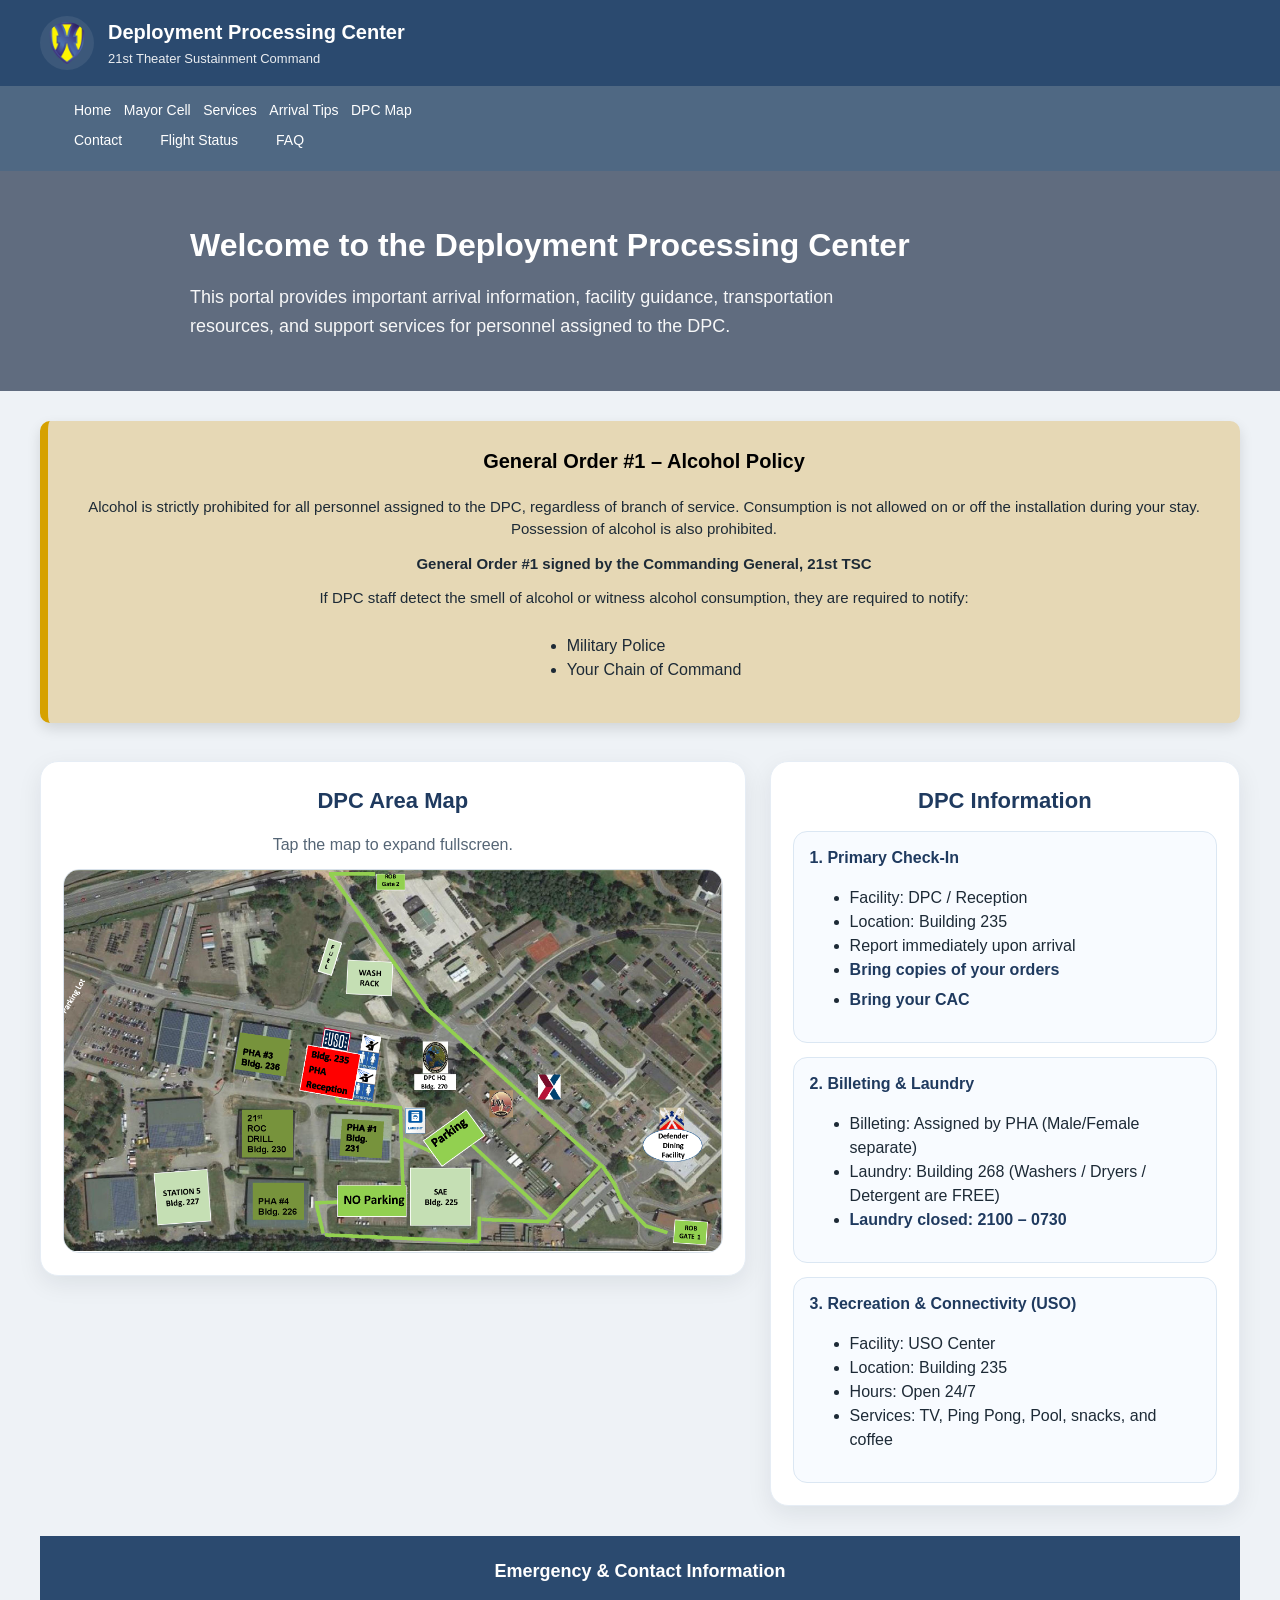
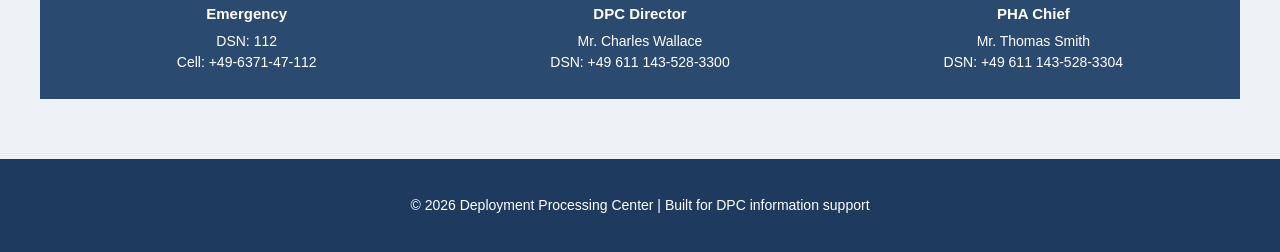
<file: index.html>
<!DOCTYPE html>
<html lang="en">
<head>
  <meta charset="UTF-8" />
  <meta name="viewport" content="width=device-width, initial-scale=1.0" />
<title>Deployment Processing Center</title>

<link rel="stylesheet" href="styles.css">
</head>
<script src="app.js"></script>

<body>
  <header>
    <div class="header-wrap">
      <div class="brand">
        <img src="logo.png" alt="DPC Logo" class="logo-img">
        <div class="brand-text">
          <h1>Deployment Processing Center</h1>
          <p>21st Theater Sustainment Command </p>
        </div>
      </div>
    </div>
  </header>

  <nav class="menu">
    <div class="menu-wrap">

  <div class="menu-toggle" onclick="toggleMenu()">
    <span></span><span></span><span></span>
    <span></span><span></span><span></span>
    <span></span><span></span><span></span>
  </div>

  <div class="menu-links">

    <a href="index.html">Home</a>

    <div class="dropdown">
      <a href="#">Mayor Cell</a>
      <div class="dropdown-content">
        <a href="contact.html">Contact</a>
        <a href="locations.html">Locations</a>
      </div>
    </div>

    <div class="dropdown">
      <a href="#">Services</a>
      <div class="dropdown-content">
        <a href="transportation.html">Transportation</a>
        <a href="food.html">Food</a>
      </div>
    </div>

    <a href="#arrival-tips">Arrival Tips</a>
    <a href="#dpc-map">DPC Map</a>

    <div class="menu-right">
      <a href="CONOP.html">Contact</a>
      <a href="flight.html">Flight Status</a>
      <a href="faq.html">FAQ</a>
    </div>

  </div>
</div>
  </nav>

  <section class="hero" style="background:url('https://images.unsplash.com/photo-1526778548025-fa2f459cd5c1?auto=format&fit=crop&w=1600&q=80') center/cover no-repeat;position:relative;padding:50px 40px;color:white;">

    <!-- dark overlay for readability -->
    <div style="position:absolute;top:0;left:0;width:100%;height:100%;background:rgba(20,38,63,0.65);"></div>

    <div class="hero-content" style="position:relative;z-index:2;max-width:900px;">

      <h2 style="font-size:32px;margin:0 0 14px 0;font-weight:700;">
        Welcome to the Deployment Processing Center
      </h2>

      <p style="font-size:18px;line-height:1.6;max-width:700px;">
        This portal provides important arrival information, facility guidance, transportation resources, and support services for personnel assigned to the DPC.
      </p>

    </div>

  </section>

  <section class="go-policy">
    <div class="go-box">
      <h3>General Order #1 – Alcohol Policy</h3>
      <p>
        Alcohol is strictly prohibited for all personnel assigned to the DPC, regardless of branch of service.
        Consumption is not allowed on or off the installation during your stay. Possession of alcohol is also prohibited.
      </p>

      <p><strong>General Order #1 signed by the Commanding General, 21st TSC</strong></p>

      <p>
        If DPC staff detect the smell of alcohol or witness alcohol consumption, they are required to notify:
      </p>

      <ul>
        <li>Military Police</li>
        <li>Your Chain of Command</li>
      </ul>
    </div>
  </section>

  <main>
    <section id="dpc-map">
      

      <div class="grid">
        <div class="card">
          <h3>DPC Area Map</h3>
          <p style="text-align:center;margin-bottom:12px;color:#556575;">Tap the map to expand fullscreen.</p>
          <div class="map-embed">
            <img src="dpc-map.png" alt="DPC Area Map" style="width:100%;height:auto;display:block;cursor:pointer;" onclick="openMap()">
          </div>
        </div>

        <div class="card" id="location-details">
          <h3>DPC Information</h3>
          <div class="info-list">

            <div class="info-item">
              <strong>1. Primary Check-In </strong>
              <ul>
                <li>Facility: DPC / Reception</li>
                <li>Location: Building 235 </li>
                <li>Report immediately upon arrival</li>
                <li><strong>Bring copies of your orders</strong></li>
                <li><strong>Bring your CAC</strong></li>
              </ul>
            </div>

            <div class="info-item">
              <strong>2. Billeting & Laundry</strong>
              <ul>
                <li>Billeting: Assigned by PHA (Male/Female separate)</li>
                <li>Laundry: Building 268 (Washers / Dryers / Detergent are FREE)</li>
                <li><strong>Laundry closed: 2100 – 0730</strong></li>
              </ul>
            </div>

            <div class="info-item">
              <strong>3. Recreation & Connectivity (USO)</strong>
              <ul>
                <li>Facility: USO Center</li>
                <li>Location: Building 235</li>
                <li>Hours: Open 24/7</li>
                <li>Services: TV, Ping Pong, Pool, snacks, and coffee</li>
              </ul>
            </div>

            

          </div>
        </div>
      </div>
        </div>
    </section>

    <section class="contact-bar">
  <div class="contact-wrap">
    <div class="contact-title">Emergency & Contact Information</div>

    <div class="contact-grid">

      <div class="contact-item">
        <strong>Emergency</strong>
        DSN: 112<br>
        Cell: +49-6371-47-112
      </div>

      <div class="contact-item">
        <strong>DPC Director</strong>
        Mr. Charles Wallace<br>
        DSN: +49 611 143-528-3300
      </div>

      <div class="contact-item">
        <strong>PHA Chief</strong>
        Mr. Thomas Smith<br>
        DSN: +49 611 143-528-3304
      </div>

    </div>
  </div>
</section>
  </main>

  <footer>
    <p>&copy; 2026 Deployment Processing Center | Built for DPC information support</p>
  </footer>


<!-- MAP MODAL -->
<div class="map-modal" id="mapModal">
  <span class="close-btn" onclick="closeMap()">&times;</span>
  <img src="dpc-map.png" alt="Full Map">
</div>



</body>
</html>
</file>
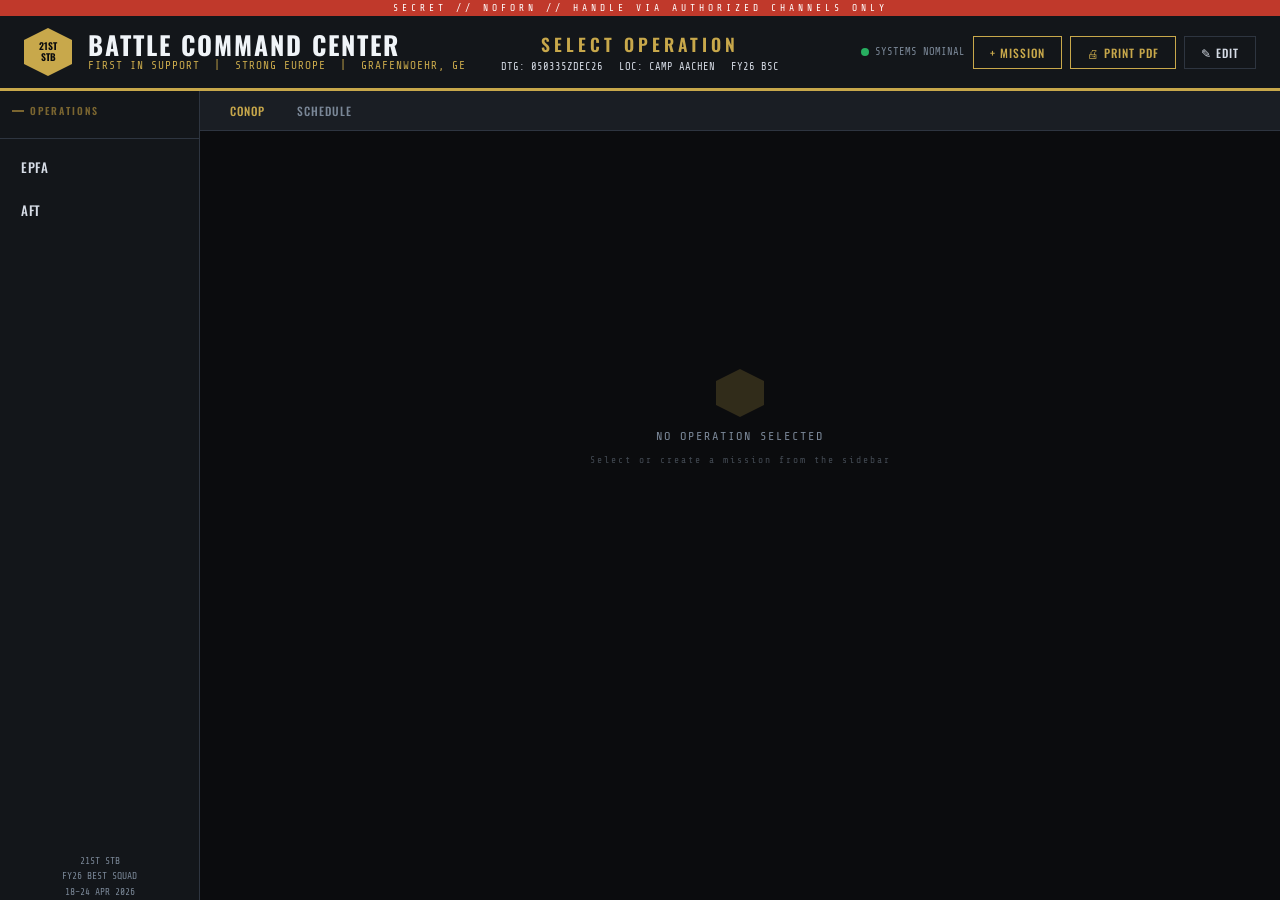
<file: CONOP.html>
<!DOCTYPE html>
<html lang="en">
<head>
<meta charset="UTF-8">
<meta name="viewport" content="width=device-width, initial-scale=1.0">
<title>21st STB | BATTLE COMMAND CENTER</title>
<style>
@import url('https://fonts.googleapis.com/css2?family=Oswald:wght@400;500;600;700&family=Source+Sans+3:wght@300;400;600&family=Share+Tech+Mono&display=swap');

:root {
  --black:    #0b0c0e;
  --dark:     #13161a;
  --panel:    #1a1e24;
  --card:     #1f242b;
  --border:   #2e3540;
  --gold:     #c8a84b;
  --gold-dim: #7a6530;
  --olive:    #4a5320;
  --olive-lt: #6b7830;
  --text:     #d6dce6;
  --muted:    #7a8797;
  --danger:   #c0392b;
  --success:  #27ae60;
  --white:    #f0f4f8;
}

*, *::before, *::after { box-sizing: border-box; margin: 0; padding: 0; }

html, body { height: 100%; overflow: hidden; }

body {
  font-family: 'Source Sans 3', sans-serif;
  background: var(--black);
  color: var(--text);
  display: grid;
  grid-template-rows: auto auto 1fr;
  height: 100vh;
}

/* ── PRINT STYLES ── */
@media print {
  @page { size: landscape; margin: 0.5in; }
  
  body { 
    background: white !important; 
    color: black !important; 
    display: block !important; 
    height: auto !important;
  }
  
  .top-strip, .header-right, .sidebar, .tab-bar, .tl-form, #edit-btn, .btn, .pulse-dot { 
    display: none !important; 
  }
  
  .header {
    background: white !important;
    border-bottom: 2px solid black !important;
    color: black !important;
    min-height: auto !important;
    padding: 0 !important;
  }
  
  .header-title h1, .op-name, .header-title .subtitle, .unit-crest span {
    color: black !important;
  }

  .unit-crest { border: 1px solid black !important; background: #eee !important; }

  .workspace { display: block !important; }
  .main { overflow: visible !important; }
  .slides-wrap { background: white !important; padding: 0 !important; overflow: visible !important; }
  
  .slide { display: block !important; page-break-after: always; }
  .conop-grid { grid-template-columns: 1fr 1fr !important; gap: 20px !important; }
  
  .info-block, .detail-card, .timeline-wrap, .map-panel {
    background: white !important;
    border: 1px solid black !important;
    color: black !important;
  }
  
  .panel-header, .info-block-label, .detail-card-header {
    background: #f0f0f0 !important;
    color: black !important;
    border-bottom: 1px solid black !important;
  }
  
  .tl-time { color: black !important; font-weight: bold; }
  .tl-item { border-bottom: 1px solid #ccc !important; }
  .map-body { height: 250px !important; border: 1px solid black !important; }
  .map-grid-overlay { display: none !important; }
  
  .schedule-grid { grid-template-columns: repeat(4, 1fr) !important; gap: 10px !important; }
  .sched-day { min-height: auto !important; border: 1px solid black !important; margin-bottom: 10px; }
}

/* ── TOP STRIP ── */
.top-strip {
  background: var(--danger);
  text-align: center;
  padding: 3px 0;
  font-family: 'Share Tech Mono', monospace;
  font-size: 0.6rem;
  letter-spacing: 4px;
  color: #fff;
}

/* ── HEADER ── */
.header {
  background: var(--dark);
  border-bottom: 3px solid var(--gold);
  padding: 0 24px;
  display: flex;
  align-items: stretch;
  justify-content: space-between;
  position: relative;
  min-height: 72px;
}

.header-left { display: flex; align-items: center; gap: 16px; padding: 12px 0; }

.unit-crest {
  width: 48px; height: 48px; background: var(--gold);
  clip-path: polygon(50% 0%, 100% 25%, 100% 75%, 50% 100%, 0% 75%, 0% 25%);
  display: flex; align-items: center; justify-content: center; flex-shrink: 0;
}

.unit-crest span {
  font-family: 'Oswald', sans-serif; font-size: 0.6rem; font-weight: 700;
  color: var(--black); text-align: center; line-height: 1.1;
}

.header-title { display: flex; flex-direction: column; gap: 2px; }

.header-title h1 {
  font-family: 'Oswald', sans-serif; font-size: 1.6rem; font-weight: 700;
  color: var(--white); letter-spacing: 2px; line-height: 1; text-transform: uppercase;
}

.header-title .subtitle { font-family: 'Share Tech Mono', monospace; font-size: 0.7rem; color: var(--gold); letter-spacing: 1px; }

.header-center {
  position: absolute; left: 50%; top: 50%; transform: translate(-50%, -50%);
  display: flex; flex-direction: column; align-items: center; gap: 4px;
}

.op-name {
  font-family: 'Oswald', sans-serif; font-size: 1.1rem; font-weight: 600;
  color: var(--gold); letter-spacing: 4px; text-transform: uppercase;
}

.dtg-bar { font-family: 'Share Tech Mono', monospace; font-size: 0.65rem; color: var(--muted); display: flex; gap: 16px; }
.dtg-bar span { color: var(--text); }

.header-right { display: flex; align-items: center; gap: 8px; padding: 12px 0; }

.sys-status { display: flex; align-items: center; gap: 6px; font-family: 'Share Tech Mono', monospace; font-size: 0.65rem; color: var(--muted); }

.pulse-dot { width: 8px; height: 8px; border-radius: 50%; background: var(--success); animation: blink 2s ease-in-out infinite; }
@keyframes blink { 0%,100%{opacity:1} 50%{opacity:0.3} }

.btn {
  font-family: 'Oswald', sans-serif; font-size: 0.72rem; font-weight: 500; letter-spacing: 1px;
  padding: 7px 16px; border: 1px solid var(--border); background: transparent;
  color: var(--text); cursor: pointer; text-transform: uppercase; transition: all 0.15s;
}

.btn:hover { border-color: var(--gold); color: var(--gold); background: rgba(200,168,75,0.07); }
.btn-gold { border-color: var(--gold); color: var(--gold); }

/* ── LAYOUT ── */
.workspace { display: grid; grid-template-columns: 200px 1fr; overflow: hidden; height: 100%; }

.sidebar { background: var(--dark); border-right: 1px solid var(--border); display: flex; flex-direction: column; overflow: hidden; }
.sidebar-section { padding: 12px; border-bottom: 1px solid var(--border); }
.sidebar-label { font-family: 'Oswald', sans-serif; font-size: 0.62rem; font-weight: 600; color: var(--gold-dim); text-transform: uppercase; letter-spacing: 2px; margin-bottom: 8px; display: flex; align-items: center; gap: 6px; }
.sidebar-label::before { content: ''; display: inline-block; width: 12px; height: 2px; background: var(--gold-dim); }

.mission-list { flex: 1; overflow-y: auto; padding: 8px; }
.mission-item { padding: 9px 10px; cursor: pointer; border: 1px solid transparent; border-left: 3px solid transparent; margin-bottom: 3px; transition: all 0.12s; position: relative; }
.mission-item:hover { background: rgba(200,168,75,0.06); border-color: var(--border); border-left-color: var(--gold-dim); }
.mission-item.active { background: rgba(200,168,75,0.1); border-color: rgba(200,168,75,0.3); border-left-color: var(--gold); }
.mission-item-name { font-family: 'Oswald', sans-serif; font-size: 0.82rem; font-weight: 500; color: var(--text); text-transform: uppercase; letter-spacing: 0.5px; }
.mission-item.active .mission-item-name { color: var(--gold); }
.mission-item-meta { font-family: 'Share Tech Mono', monospace; font-size: 0.6rem; color: var(--muted); margin-top: 2px; }

/* ── MAIN CONTENT ── */
.main { display: flex; flex-direction: column; overflow: hidden; }
.tab-bar { background: var(--panel); border-bottom: 1px solid var(--border); display: flex; align-items: center; padding: 0 16px; gap: 4px; flex-shrink: 0; height: 40px; }
.view-tab { font-family: 'Oswald', sans-serif; font-size: 0.72rem; font-weight: 500; letter-spacing: 1px; padding: 0 14px; height: 40px; display: flex; align-items: center; cursor: pointer; border-bottom: 3px solid transparent; color: var(--muted); transition: all 0.12s; text-transform: uppercase; background: none; border: none; }
.view-tab.active { color: var(--gold); border-bottom-color: var(--gold); }
.tab-spacer { flex: 1; }

.slides-wrap { flex: 1; overflow-y: auto; padding: 16px; background: var(--black); }
.slide { display: none; }
.slide.active { display: block; }

.conop-grid { display: grid; grid-template-columns: 1fr 340px; gap: 14px; }
.conop-left { display: flex; flex-direction: column; gap: 14px; }
.conop-right { display: flex; flex-direction: column; gap: 14px; }

.map-panel { background: var(--panel); border: 1px solid var(--border); flex-shrink: 0; }
.panel-header { background: var(--olive); padding: 7px 14px; display: flex; align-items: center; justify-content: space-between; }
.panel-header-title { font-family: 'Oswald', sans-serif; font-size: 0.75rem; font-weight: 600; color: var(--white); text-transform: uppercase; letter-spacing: 2px; }
.map-body { height: 320px; background: #0c1015; display: flex; align-items: center; justify-content: center; position: relative; overflow: hidden; }
.map-body img { width: 100%; height: 100%; object-fit: contain; }
.map-placeholder { text-align: center; color: var(--muted); }
.map-placeholder .icon { font-size: 36px; display: block; margin-bottom: 10px; opacity: 0.4; }
.map-placeholder p { font-family: 'Share Tech Mono', monospace; font-size: 0.7rem; letter-spacing: 2px; opacity: 0.5; }

.info-row { display: grid; grid-template-columns: 1fr 1fr; gap: 10px; }
.info-block { background: var(--panel); border: 1px solid var(--border); border-top: 2px solid var(--olive); padding: 12px 14px; }
.info-block-label { font-family: 'Oswald', sans-serif; font-size: 0.68rem; font-weight: 600; color: var(--gold); text-transform: uppercase; letter-spacing: 2px; margin-bottom: 8px; padding-bottom: 6px; border-bottom: 1px solid var(--border); }
.info-block-content { font-size: 0.82rem; line-height: 1.65; color: var(--text); white-space: pre-wrap; min-height: 32px; }

.detail-card { background: var(--panel); border: 1px solid var(--border); }
.detail-card-header { padding: 7px 14px; background: rgba(200,168,75,0.08); border-bottom: 1px solid var(--border); display: flex; justify-content: space-between; align-items: center; }
.detail-card-title { font-family: 'Oswald', sans-serif; font-size: 0.7rem; font-weight: 600; color: var(--gold); text-transform: uppercase; letter-spacing: 2px; }
.detail-card-body { padding: 12px 14px; font-size: 0.82rem; line-height: 1.65; color: var(--text); white-space: pre-wrap; min-height: 32px; }

.timeline-wrap { background: var(--panel); border: 1px solid var(--border); }
.tl-item { display: flex; gap: 12px; padding: 7px 14px; border-bottom: 1px solid rgba(255,255,255,0.04); align-items: flex-start; transition: background 0.12s; }
.tl-time { font-family: 'Share Tech Mono', monospace; font-size: 0.75rem; font-weight: 700; color: var(--gold); min-width: 54px; padding-top: 1px; }
.tl-task { font-size: 0.82rem; color: var(--text); line-height: 1.4; flex: 1; }
.tl-del { background: none; border: none; color: transparent; cursor: pointer; font-size: 10px; padding: 2px 4px; transition: color 0.15s; }
.tl-item:hover .tl-del { color: var(--muted); }
.tl-item:hover { background: rgba(200,168,75,0.04); }

.tl-form { display: flex; gap: 8px; padding: 10px 14px; background: rgba(0,0,0,0.2); border-top: 1px solid var(--border); align-items: center; }
.tl-in { background: var(--black); border: 1px solid var(--border); color: var(--text); padding: 6px 8px; font-family: 'Share Tech Mono', monospace; font-size: 0.75rem; transition: border-color 0.15s; }
.tl-in:focus { outline: none; border-color: var(--gold); }
.tl-in-time { width: 90px; }
.tl-in-task { flex: 1; }

.schedule-grid { display: grid; grid-template-columns: repeat(7, 1fr); gap: 8px; }
.sched-day { background: var(--panel); border: 1px solid var(--border); border-top: 3px solid var(--olive); min-height: 400px; }
.sched-day-header { background: var(--olive); padding: 6px 10px; text-align: center; }
.sched-day-date { font-family: 'Oswald', sans-serif; font-size: 1rem; font-weight: 700; color: var(--white); line-height: 1; }
.sched-day-name { font-family: 'Share Tech Mono', monospace; font-size: 0.55rem; color: rgba(255,255,255,0.7); margin-top: 2px; letter-spacing: 1px; }
.sched-events { padding: 6px; display: flex; flex-direction: column; gap: 3px; }
.sched-event { padding: 4px 6px; font-size: 0.65rem; line-height: 1.3; border-left: 2px solid var(--gold-dim); background: rgba(200,168,75,0.06); color: var(--text); }
.sched-event .ev-time { font-family: 'Share Tech Mono', monospace; font-size: 0.6rem; color: var(--gold); display: block; margin-bottom: 1px; }

.stat-row { display: grid; grid-template-columns: repeat(4, 1fr); gap: 10px; margin-bottom: 14px; }
.stat-card { background: var(--panel); border: 1px solid var(--border); border-bottom: 2px solid var(--olive); padding: 12px 14px; text-align: center; }
.stat-value { font-family: 'Oswald', sans-serif; font-size: 1.6rem; font-weight: 700; color: var(--gold); line-height: 1; }
.stat-label { font-family: 'Share Tech Mono', monospace; font-size: 0.6rem; color: var(--muted); text-transform: uppercase; letter-spacing: 1px; margin-top: 4px; }

.editing .editable[contenteditable="true"] { background: rgba(200,168,75,0.04); outline: 1px dashed rgba(200,168,75,0.4); padding: 4px; }

.toast { position: fixed; bottom: 20px; right: 20px; background: var(--panel); border: 1px solid var(--gold-dim); border-left: 3px solid var(--gold); color: var(--text); padding: 10px 16px; font-family: 'Share Tech Mono', monospace; font-size: 0.72rem; opacity: 0; pointer-events: none; transition: opacity 0.3s; z-index: 999; }
.toast.show { opacity: 1; }

.empty { display: flex; flex-direction: column; align-items: center; justify-content: center; height: 60vh; gap: 12px; color: var(--muted); }
.empty-icon { width: 48px; height: 48px; background: var(--gold); clip-path: polygon(50% 0%,100% 25%,100% 75%,50% 100%,0% 75%,0% 25%); opacity: 0.2; }
.empty p { font-family: 'Share Tech Mono', monospace; font-size: 0.75rem; letter-spacing: 2px; }

.add-section-btn { display: flex; align-items: center; justify-content: center; gap: 6px; padding: 8px; border: 1px dashed var(--border); color: var(--muted); font-family: 'Oswald', sans-serif; font-size: 0.7rem; letter-spacing: 1px; cursor: pointer; background: none; width: 100%; text-transform: uppercase; transition: all 0.15s; display: none; }
.editing .add-section-btn { display: flex; }
</style>
</head>
<body>

<div class="top-strip">SECRET // NOFORN // HANDLE VIA AUTHORIZED CHANNELS ONLY</div>

<header class="header">
  <div class="header-left">
    <div class="unit-crest"><span>21ST<br>STB</span></div>
    <div class="header-title">
      <h1>Battle Command Center</h1>
      <div class="subtitle">FIRST IN SUPPORT &nbsp;|&nbsp; STRONG EUROPE &nbsp;|&nbsp; GRAFENWOEHR, GE</div>
    </div>
  </div>

  <div class="header-center">
    <div class="op-name" id="current-op-name">SELECT OPERATION</div>
    <div class="dtg-bar">
      <span>DTG: <span id="clock-val">--</span></span>
      <span>LOC: CAMP AACHEN</span>
      <span>FY26 BSC</span>
    </div>
  </div>

  <div class="header-right">
    <div class="sys-status">
      <div class="pulse-dot"></div>
      SYSTEMS NOMINAL
    </div>
    <button class="btn btn-gold" onclick="showAddMission()">+ MISSION</button>
    <button class="btn btn-gold" onclick="window.print()">&#128424; PRINT PDF</button>
    <button class="btn" id="edit-btn" onclick="toggleEdit()">&#9998; EDIT</button>
  </div>
</header>

<div class="workspace">
  <aside class="sidebar">
    <div class="sidebar-section">
      <div class="sidebar-label">Operations</div>
    </div>
    <div class="mission-list" id="mission-list"></div>
    <div class="sidebar-footer">
      <div style="font-family:'Share Tech Mono',monospace;font-size:0.6rem;color:var(--muted);text-align:center;line-height:1.6;">
        21ST STB<br>FY26 BEST SQUAD<br>18–24 APR 2026
      </div>
    </div>
  </aside>

  <main class="main">
    <div class="tab-bar" id="tab-bar">
      <button class="view-tab active" data-view="conop" onclick="switchView(this)">CONOP</button>
      <button class="view-tab" data-view="schedule" onclick="switchView(this)">SCHEDULE</button>
      <div class="tab-spacer"></div>
      <button class="btn add-section-btn" id="add-sec-btn" style="display:none;width:auto;" onclick="addSectionDialog()">+ Section</button>
    </div>

    <div class="slides-wrap" id="slides">
      <div class="empty" id="empty-state">
        <div class="empty-icon"></div>
        <p>NO OPERATION SELECTED</p>
        <p style="font-size:0.6rem;opacity:0.5;">Select or create a mission from the sidebar</p>
      </div>
    </div>
  </main>
</div>

<div class="toast" id="toast"></div>

<script>
let count = 0, editMode = false, activeId = null, activeView = 'conop';
const missions = {};

/* ── CLOCK ── */
function updateClock() {
  const d = new Date();
  const mo = ['JAN','FEB','MAR','APR','MAY','JUN','JUL','AUG','SEP','OCT','NOV','DEC'];
  const dd = String(d.getDate()).padStart(2,'0');
  const hh = String(d.getHours()).padStart(2,'0');
  const mm = String(d.getMinutes()).padStart(2,'0');
  document.getElementById('clock-val').textContent = dd+hh+mm+"Z"+mo[d.getMonth()]+String(d.getFullYear()).slice(-2);
}
setInterval(updateClock, 30000); updateClock();

function toast(msg) {
  const el = document.getElementById('toast');
  el.textContent = msg; el.classList.add('show');
  setTimeout(() => el.classList.remove('show'), 2200);
}

function mkSection(title, body) {
  const d = document.createElement('div');
  d.className = 'detail-card';
  d.innerHTML = `<div class="detail-card-header"><span class="detail-card-title editable" contenteditable="false">${title}</span><button class="btn" style="border:none;padding:2px;font-size:10px;" onclick="this.closest('.detail-card').remove()">✕</button></div><div class="detail-card-body editable" contenteditable="false">${body}</div>`;
  return d;
}

function buildConopSlide(data) {
  const div = document.createElement('div');
  div.className = 'slide'; div.id = 'slide-' + data.id;
  div.innerHTML = `
    <div class="stat-row">
      <div class="stat-card"><div class="stat-value">${data.stats.duration}</div><div class="stat-label">Duration</div></div>
      <div class="stat-card"><div class="stat-value">${data.stats.squads}</div><div class="stat-label">Squads</div></div>
      <div class="stat-card"><div class="stat-value">${data.stats.events}</div><div class="stat-label">Events</div></div>
      <div class="stat-card"><div class="stat-value">${data.stats.loc}</div><div class="stat-label">Loc</div></div>
    </div>
    <div class="conop-grid">
      <div class="conop-left">
        <div class="map-panel">
          <div class="panel-header"><span class="panel-header-title">Map Overlay</span><button class="btn" style="padding:4px;" onclick="triggerUpload(this)">Upload</button></div>
          <div class="map-body"><img class="map-img"><div class="map-placeholder"><span class="icon">&#9974;</span><p>NO IMAGERY</p></div><input type="file" hidden accept="image/*" onchange="loadImg(event,this)"></div>
        </div>
        <div class="info-row">
          <div class="info-block">
            <div class="info-block-label">Mission</div>
            <div class="info-block-content editable">${data.mission}</div>
          </div>
          <div class="info-block">
            <div class="info-block-label">Intent</div>
            <div class="info-block-content editable">${data.intent}</div>
          </div>
        </div>
        <div class="info-block"><div class="info-block-label">Task / Standard</div><div class="info-block-content editable">${data.task}</div></div>
        <div class="timeline-wrap">
          <div class="panel-header"><span class="panel-header-title">Timeline</span></div>
          <div class="tl-list"></div>
          <div class="tl-form"><input type="time" class="tl-in tl-in-time"><input type="text" class="tl-in tl-in-task"><button class="btn" onclick="addTl(this)">Add</button></div>
        </div>
      </div>
      <div class="conop-right"></div>
    </div>`;
  
  const right = div.querySelector('.conop-right');
  data.sections.forEach(s => right.appendChild(mkSection(s.title, s.body)));
  const tl = div.querySelector('.tl-list');
  data.timeline.forEach(item => appendTlItem(tl, item.time, item.task));
  return div;
}

function appendTlItem(list, time, task) {
  const item = document.createElement('div');
  item.className = 'tl-item';
  item.innerHTML = `<span class="tl-time">${time}</span><span class="tl-task">${task}</span><button class="tl-del" onclick="this.closest('.tl-item').remove()">✕</button>`;
  list.appendChild(item);
}

function addTl(btn) {
  const wrap = btn.closest('.timeline-wrap');
  const t = wrap.querySelector('.tl-in-time').value;
  const task = wrap.querySelector('.tl-in-task').value;
  if (!t || !task) return;
  appendTlItem(wrap.querySelector('.tl-list'), t, task);
}

function triggerUpload(btn) { btn.closest('.map-panel').querySelector('input[type="file"]').click(); }
function loadImg(e, input) {
  const file = e.target.files[0]; if (!file) return;
  const r = new FileReader();
  r.onload = ev => {
    const mb = input.closest('.map-body');
    mb.querySelector('.map-img').src = ev.target.result;
    mb.querySelector('.map-placeholder').style.display = 'none';
  };
  r.readAsDataURL(file);
}

/* ── DATA & INIT ── */
const scheduleData = [
  { date:'18 APR', day:'SAT', events:[{time:'1230',task:'Arrive Bldg 2280'},{time:'1300',task:'CSM Welcome Brief'},{time:'1500',task:'Equipment Layout'}]},
  { date:'19 APR', day:'SUN', events:[{time:'0445',task:'Conduct AFT'},{time:'0800',task:'Rugged Terrain'}]},
  { date:'20 APR', day:'MON', events:[{time:'0200',task:'Night Land Nav'},{time:'0730',task:'Day Land Nav'}]},
  { date:'21 APR', day:'TUE', events:[{time:'0400',task:'Conduct EPFA'},{time:'0800',task:'ACPQ/IWQ'}]},
  { date:'22 APR', day:'WED', events:[{time:'0800',task:'Obstacle Course'},{time:'1300',task:'Battle Drills'}]},
  { date:'23 APR', day:'THU', events:[{time:'0500',task:'12 Mile Foot March'},{time:'1100',task:'Boards'}]},
  { date:'24 APR', day:'FRI', events:[{time:'1000',task:'Awards Ceremony'},{time:'1300',task:'Departure'}]},
];

function buildScheduleSlide() {
  const div = document.createElement('div'); div.className = 'slide'; div.id = 'slide-schedule';
  const grid = document.createElement('div'); grid.className = 'schedule-grid';
  scheduleData.forEach(day => {
    const col = document.createElement('div'); col.className = 'sched-day';
    col.innerHTML = `<div class="sched-day-header"><div class="sched-day-date">${day.date}</div></div><div class="sched-events">${day.events.map(e => `<div class="sched-event"><span class="ev-time">${e.time}</span>${e.task}</div>`).join('')}</div>`;
    grid.appendChild(col);
  });
  div.appendChild(grid); return div;
}

const initialMissions = {
  EPFA: { id: 'EPFA', name: 'EPFA', stats: {duration:7, squads:6, events:5, loc:'GRAFEN'}, 
    mission: 'Conduct Expert Physical Fitness Assessment[cite: 114].',
    intent: 'Graded event for Best Squad Competition on 21 April 2026[cite: 115].',
    task: 'Consecutive 1-mile run, 30 pushups, 100m sprint, 16x sandbag lifts, 50m farmers carry, 50m movement drill, 1-mile run[cite: 137].',
    timeline: [{time:'0430',task:'Setup'},{time:'0600',task:'EPFA'},{time:'0800',task:'Teardown'}],
    sections: [{title:'Equipment', body:'x8 Water Cans, x96 Sandbags, x1 LMTV [cite: 158-160]'}]
  },
  AFT: { id: 'AFT', name: 'AFT', stats: {duration:7, squads:6, events:5, loc:'GRAFEN'},
    mission: 'Conduct Army Fitness Test[cite: 175].',
    intent: 'Graded event for Best Squad Competition on 19 April 2026[cite: 176].',
    task: '3RM Deadlift, Hand Release Pushups, Sprint Drag Carry, Plank, 2 Mile Run[cite: 197].',
    timeline: [{time:'0445',task:'Setup'},{time:'0600',task:'AFT'},{time:'0800',task:'Teardown'}],
    sections: [{title:'Equipment', body:'12x Kettle Bells, 6x Sleds, 6x Hex Bars [cite: 211-213]'}]
  }
};

function addMission(data) {
  const item = document.createElement('div'); item.className = 'mission-item';
  item.innerHTML = `<div class="mission-item-name">${data.name}</div>`;
  item.onclick = () => switchMission(data.id);
  document.getElementById('mission-list').appendChild(item);
  document.getElementById('slides').appendChild(buildConopSlide(data));
}

function switchMission(id) {
  activeId = id;
  document.querySelectorAll('.slide').forEach(s => s.classList.remove('active'));
  document.getElementById('slide-' + id).classList.add('active');
  document.getElementById('empty-state').style.display = 'none';
  document.getElementById('current-op-name').textContent = 'OP BEST SQUAD: ' + id;
}

function switchView(btn) {
  activeView = btn.dataset.view;
  document.querySelectorAll('.view-tab').forEach(t => t.classList.remove('active'));
  btn.classList.add('active');
  if (activeView === 'schedule') {
    if (!document.getElementById('slide-schedule')) document.getElementById('slides').appendChild(buildScheduleSlide());
    document.querySelectorAll('.slide').forEach(s => s.classList.remove('active'));
    document.getElementById('slide-schedule').classList.add('active');
  } else if (activeId) switchMission(activeId);
}

function toggleEdit() {
  editMode = !editMode; document.body.classList.toggle('editing', editMode);
  document.querySelectorAll('.editable').forEach(e => e.contentEditable = editMode);
  document.getElementById('edit-btn').textContent = editMode ? 'LOCK' : 'EDIT';
}

window.onload = () => { addMission(initialMissions.EPFA); addMission(initialMissions.AFT); };
</script>
</body>
</html>
</file>
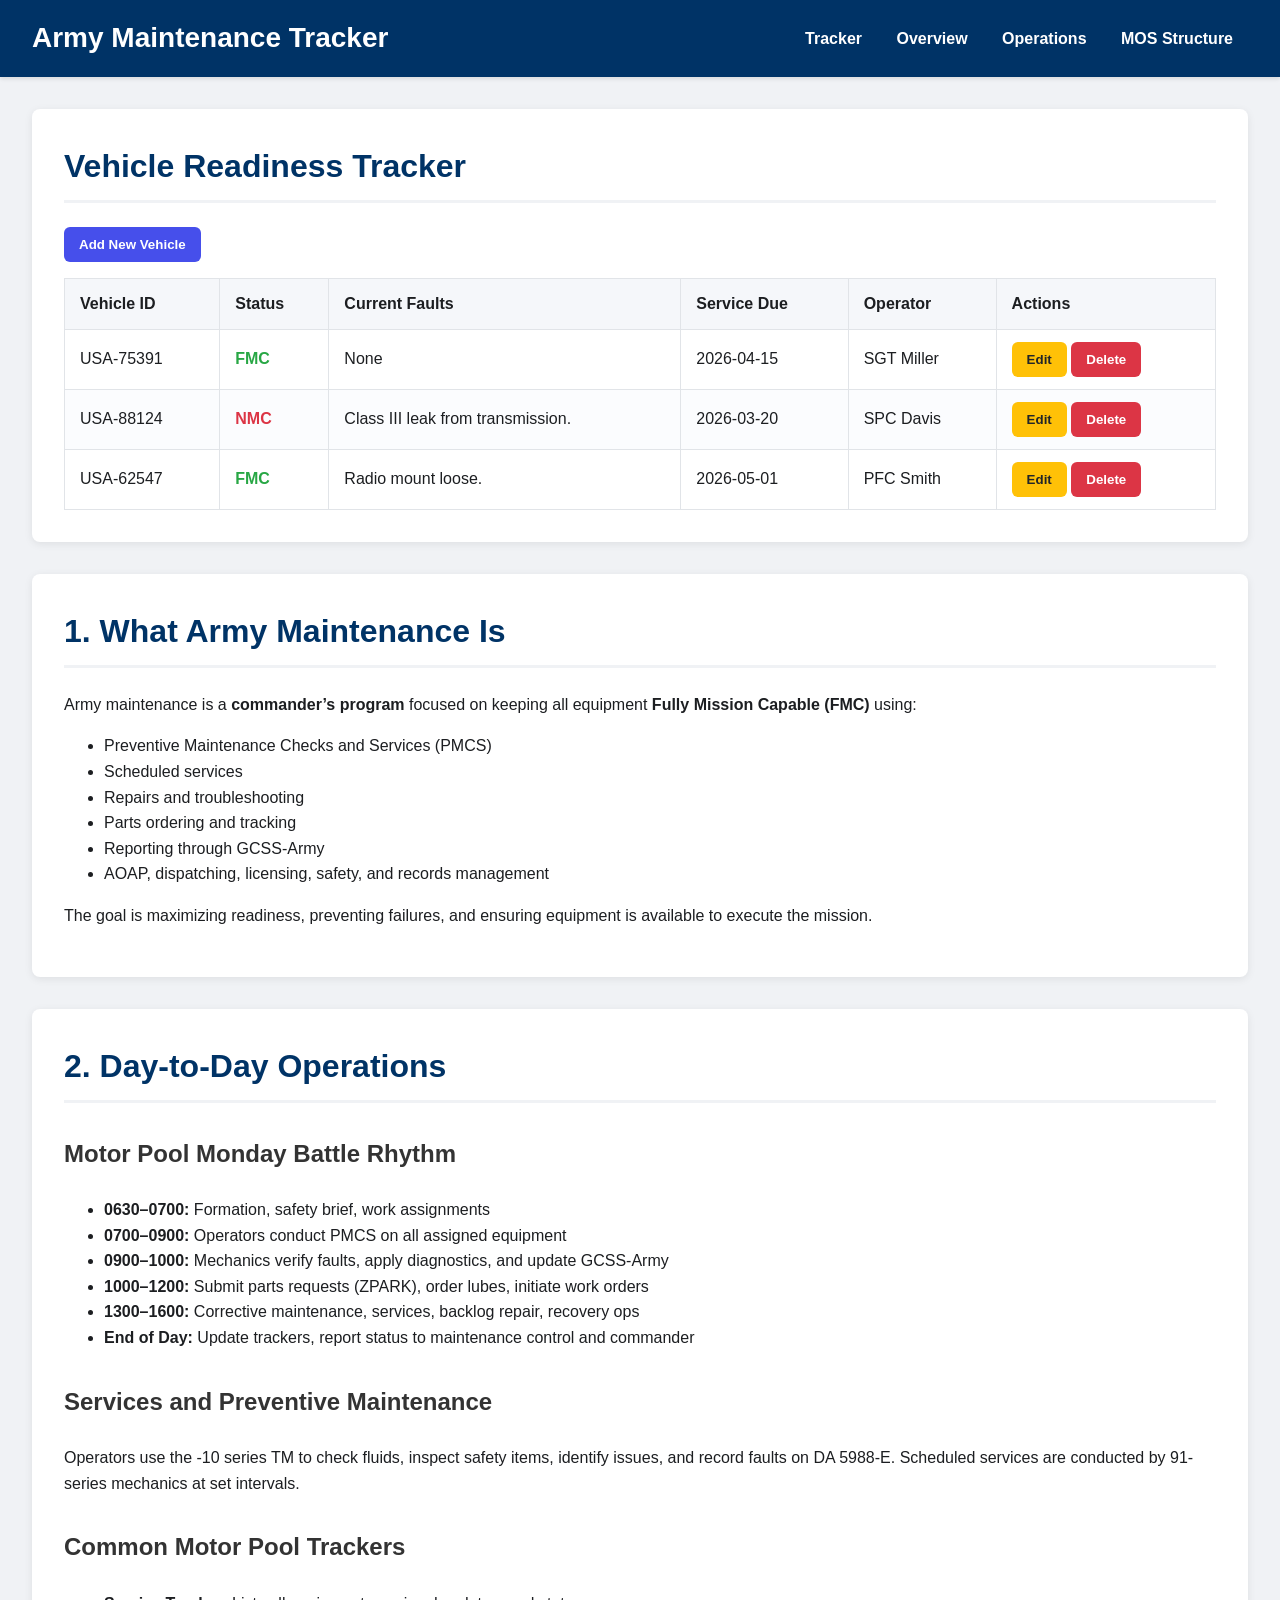
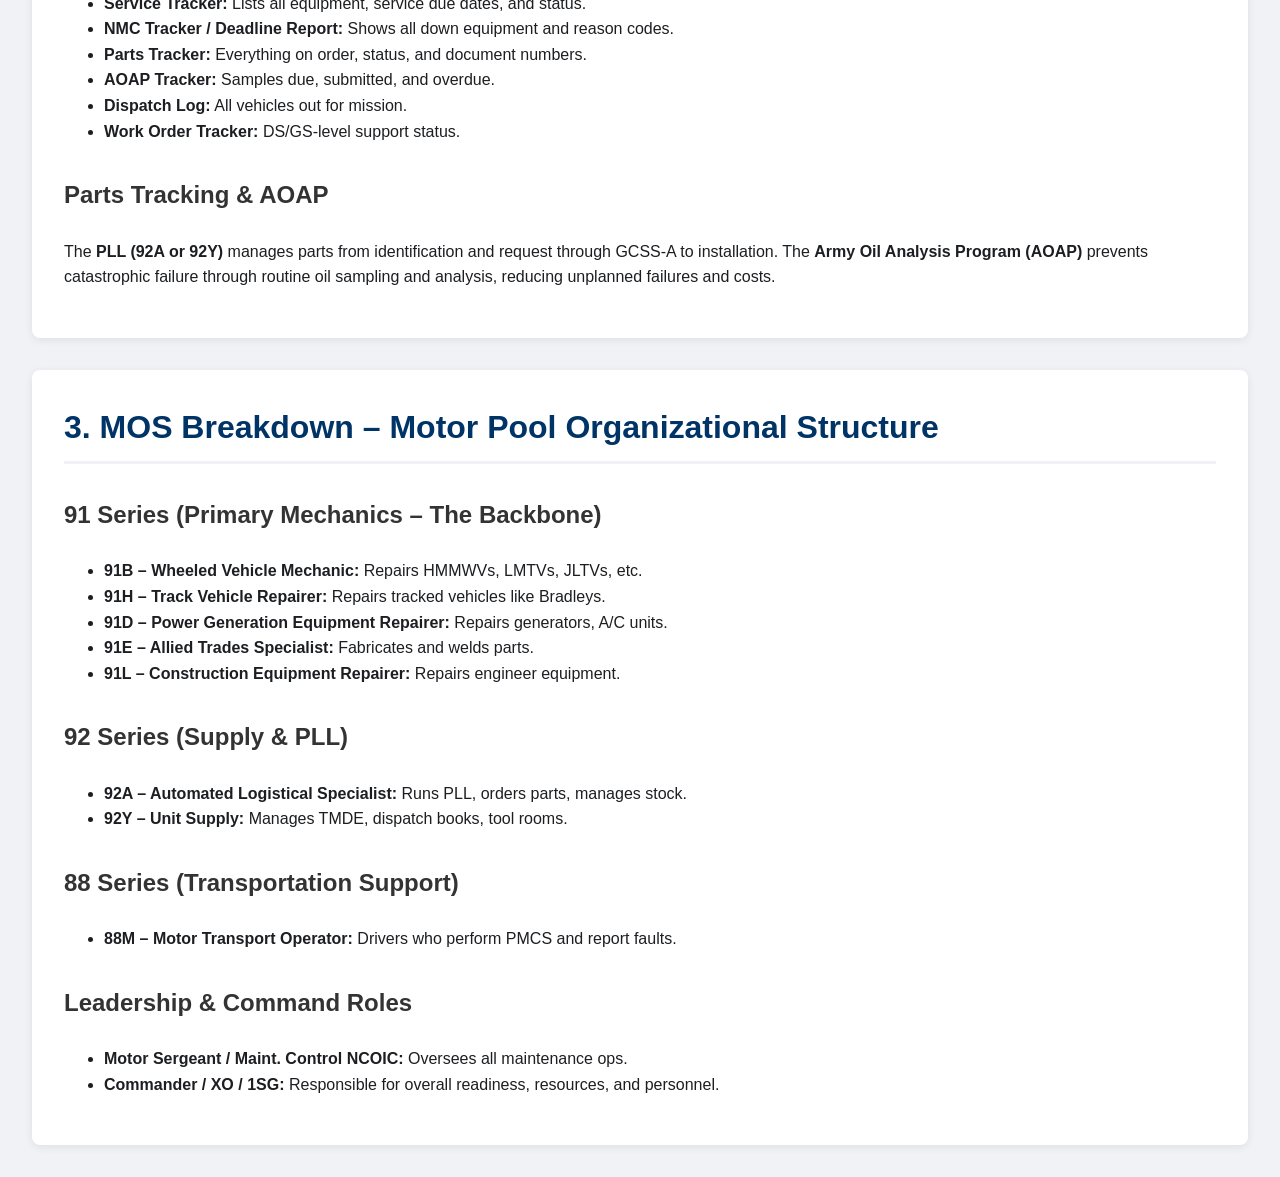
<file: Homepage.html>
<!DOCTYPE html>
<html lang="en">
<head>
    <meta charset="UTF-8">
    <meta name="viewport" content="width=device-width, initial-scale=1.0">
    <title>Army Vehicle Maintenance Tracker</title>
    <style>
        /* General Styling */
        body {
            font-family: -apple-system, BlinkMacSystemFont, "Segoe UI", Roboto, "Helvetica Neue", Arial, sans-serif;
            margin: 0;
            background-color: #f0f2f5;
            color: #1c1e21;
            line-height: 1.6;
        }

        /* Header */
        header {
            background-color: #003366;
            color: white;
            padding: 1rem 2rem;
            display: flex;
            justify-content: space-between;
            align-items: center;
            position: sticky;
            top: 0;
            z-index: 1000;
            box-shadow: 0 2px 4px rgba(0,0,0,0.1);
        }

        header h1 {
            margin: 0;
            font-size: 1.75rem;
        }

        nav a {
            color: white;
            margin: 0 15px;
            text-decoration: none;
            font-weight: 600;
            transition: opacity 0.3s;
        }

        nav a:hover {
            opacity: 0.8;
        }

        /* Main Container */
        .container {
            max-width: 1400px;
            margin: 2rem auto;
            padding: 0 2rem;
        }

        /* Section Styling */
        .section {
            background-color: white;
            border-radius: 8px;
            padding: 2rem;
            margin-bottom: 2rem;
            box-shadow: 0 2px 8px rgba(0,0,0,0.08);
        }

        .section h2 {
            font-size: 2rem;
            color: #003366;
            border-bottom: 3px solid #f0f2f5;
            padding-bottom: 0.5rem;
            margin-top: 0;
            margin-bottom: 1.5rem;
        }

        .section h3 {
            font-size: 1.5rem;
            color: #333;
            margin-top: 2rem;
        }
        
        /* Table Styling */
        .table-container {
            overflow-x: auto;
        }

        table {
            width: 100%;
            border-collapse: collapse;
            margin-top: 1rem;
        }

        th, td {
            padding: 12px 15px;
            border: 1px solid #e1e4e8;
            text-align: left;
        }

        th {
            background-color: #f5f7fa;
            font-weight: 600;
        }

        tr:nth-child(even) {
            background-color: #fbfcfe;
        }
        
        .status-fmc {
            color: #28a745;
            font-weight: bold;
        }

        .status-nmc {
            color: #dc3545;
            font-weight: bold;
        }

        /* Button Styling */
        .button {
            background-color: #464feb;
            color: white;
            border: none;
            padding: 10px 15px;
            border-radius: 6px;
            cursor: pointer;
            font-weight: 600;
            transition: background-color 0.3s;
            text-decoration: none;
            display: inline-block;
        }

        .button:hover {
            background-color: #3a3fcf;
        }
        
        .button-edit {
            background-color: #ffc107;
            color: #212529;
        }
        .button-edit:hover {
            background-color: #e0a800;
        }
        
        .button-delete {
            background-color: #dc3545;
        }
        .button-delete:hover {
            background-color: #c82333;
        }

        /* Modal Styling */
        .modal {
            display: none;
            position: fixed;
            z-index: 1001;
            left: 0;
            top: 0;
            width: 100%;
            height: 100%;
            overflow: auto;
            background-color: rgba(0,0,0,0.5);
        }

        .modal-content {
            background-color: #fff;
            margin: 10% auto;
            padding: 2rem;
            border-radius: 8px;
            width: 80%;
            max-width: 500px;
            box-shadow: 0 5px 15px rgba(0,0,0,0.3);
        }

        .modal-header {
            display: flex;
            justify-content: space-between;
            align-items: center;
            border-bottom: 1px solid #dee2e6;
            padding-bottom: 1rem;
            margin-bottom: 1rem;
        }

        .modal-header h2 {
            margin: 0;
            font-size: 1.5rem;
        }

        .close-button {
            color: #aaa;
            font-size: 28px;
            font-weight: bold;
            cursor: pointer;
        }

        .form-group {
            margin-bottom: 1rem;
        }

        .form-group label {
            display: block;
            margin-bottom: 0.5rem;
            font-weight: 600;
        }

        .form-group input, .form-group select, .form-group textarea {
            width: 100%;
            padding: 8px;
            border: 1px solid #ccc;
            border-radius: 4px;
            box-sizing: border-box;
        }

        /* Responsive Design */
        @media (max-width: 768px) {
            header {
                flex-direction: column;
                align-items: flex-start;
            }
            nav {
                margin-top: 1rem;
            }
            nav a {
                display: block;
                margin: 5px 0;
            }
            .container {
                padding: 0 1rem;
            }
        }
    </style>
</head>
<body>

    <header>
        <h1>Army Maintenance Tracker</h1>
        <nav>
            <a href="#tracker">Tracker</a>
            <a href="#overview">Overview</a>
            <a href="#operations">Operations</a>
            <a href="#mos">MOS Structure</a>
        </nav>
    </header>

    <main class="container">
        <!-- Maintenance Tracker Section -->
        <section id="tracker" class="section">
            <h2>Vehicle Readiness Tracker</h2>
            <button class="button" id="addVehicleBtn">Add New Vehicle</button>
            <div class="table-container">
                <table id="vehicleTable">
                    <thead>
                        <tr>
                            <th>Vehicle ID</th>
                            <th>Status</th>
                            <th>Current Faults</th>
                            <th>Service Due</th>
                            <th>Operator</th>
                            <th>Actions</th>
                        </tr>
                    </thead>
                    <tbody>
                        <!-- Vehicle data will be dynamically inserted here -->
                    </tbody>
                </table>
            </div>
        </section>
        
        <!-- Informational Sections -->
        <section id="overview" class="section">
            <h2>1. What Army Maintenance Is</h2>
            <p>Army maintenance is a <strong>commander’s program</strong> focused on keeping all equipment <strong>Fully Mission Capable (FMC)</strong> using:</p>
            <ul>
                <li>Preventive Maintenance Checks and Services (PMCS)</li>
                <li>Scheduled services</li>
                <li>Repairs and troubleshooting</li>
                <li>Parts ordering and tracking</li>
                <li>Reporting through GCSS-Army</li>
                <li>AOAP, dispatching, licensing, safety, and records management</li>
            </ul>
            <p>The goal is maximizing readiness, preventing failures, and ensuring equipment is available to execute the mission.</p>
        </section>

        <section id="operations" class="section">
            <h2>2. Day-to-Day Operations</h2>
            <h3>Motor Pool Monday Battle Rhythm</h3>
            <ul>
                <li><strong>0630–0700:</strong> Formation, safety brief, work assignments</li>
                <li><strong>0700–0900:</strong> Operators conduct PMCS on all assigned equipment</li>
                <li><strong>0900–1000:</strong> Mechanics verify faults, apply diagnostics, and update GCSS‑Army</li>
                <li><strong>1000–1200:</strong> Submit parts requests (ZPARK), order lubes, initiate work orders</li>
                <li><strong>1300–1600:</strong> Corrective maintenance, services, backlog repair, recovery ops</li>
                <li><strong>End of Day:</strong> Update trackers, report status to maintenance control and commander</li>
            </ul>

            <h3>Services and Preventive Maintenance</h3>
            <p>Operators use the -10 series TM to check fluids, inspect safety items, identify issues, and record faults on DA 5988‑E. Scheduled services are conducted by 91-series mechanics at set intervals.</p>
            
            <h3>Common Motor Pool Trackers</h3>
            <ul>
                <li><strong>Service Tracker:</strong> Lists all equipment, service due dates, and status.</li>
                <li><strong>NMC Tracker / Deadline Report:</strong> Shows all down equipment and reason codes.</li>
                <li><strong>Parts Tracker:</strong> Everything on order, status, and document numbers.</li>
                <li><strong>AOAP Tracker:</strong> Samples due, submitted, and overdue.</li>
                <li><strong>Dispatch Log:</strong> All vehicles out for mission.</li>
                <li><strong>Work Order Tracker:</strong> DS/GS-level support status.</li>
            </ul>

            <h3>Parts Tracking & AOAP</h3>
            <p>The <strong>PLL (92A or 92Y)</strong> manages parts from identification and request through GCSS-A to installation. The <strong>Army Oil Analysis Program (AOAP)</strong> prevents catastrophic failure through routine oil sampling and analysis, reducing unplanned failures and costs.</p>
        </section>

        <section id="mos" class="section">
            <h2>3. MOS Breakdown – Motor Pool Organizational Structure</h2>
            
            <h3>91 Series (Primary Mechanics – The Backbone)</h3>
            <ul>
                <li><strong>91B – Wheeled Vehicle Mechanic:</strong> Repairs HMMWVs, LMTVs, JLTVs, etc.</li>
                <li><strong>91H – Track Vehicle Repairer:</strong> Repairs tracked vehicles like Bradleys.</li>
                <li><strong>91D – Power Generation Equipment Repairer:</strong> Repairs generators, A/C units.</li>
                <li><strong>91E – Allied Trades Specialist:</strong> Fabricates and welds parts.</li>
                <li><strong>91L – Construction Equipment Repairer:</strong> Repairs engineer equipment.</li>
            </ul>

            <h3>92 Series (Supply & PLL)</h3>
            <ul>
                <li><strong>92A – Automated Logistical Specialist:</strong> Runs PLL, orders parts, manages stock.</li>
                <li><strong>92Y – Unit Supply:</strong> Manages TMDE, dispatch books, tool rooms.</li>
            </ul>

            <h3>88 Series (Transportation Support)</h3>
            <ul>
                <li><strong>88M – Motor Transport Operator:</strong> Drivers who perform PMCS and report faults.</li>
            </ul>
            
            <h3>Leadership & Command Roles</h3>
            <ul>
                <li><strong>Motor Sergeant / Maint. Control NCOIC:</strong> Oversees all maintenance ops.</li>
                <li><strong>Commander / XO / 1SG:</strong> Responsible for overall readiness, resources, and personnel.</li>
            </ul>
        </section>
    </main>

    <!-- Modal for adding/editing vehicles -->
    <div id="vehicleModal" class="modal">
        <div class="modal-content">
            <div class="modal-header">
                <h2 id="modalTitle">Add Vehicle</h2>
                <span class="close-button">&times;</span>
            </div>
            <form id="vehicleForm">
                <input type="hidden" id="vehicleId">
                <div class="form-group">
                    <label for="vehicleAdminId">Vehicle Admin Number</label>
                    <input type="text" id="vehicleAdminId" required>
                </div>
                <div class="form-group">
                    <label for="vehicleStatus">Status</label>
                    <select id="vehicleStatus">
                        <option value="FMC">FMC (Fully Mission Capable)</option>
                        <option value="NMC">NMC (Non-Mission Capable)</option>
                    </select>
                </div>
                <div class="form-group">
                    <label for="vehicleFaults">Current Faults</label>
                    <textarea id="vehicleFaults" rows="3"></textarea>
                </div>
                <div class="form-group">
                    <label for="vehicleServiceDue">Service Due Date</label>
                    <input type="date" id="vehicleServiceDue" required>
                </div>
                <div class="form-group">
                    <label for="vehicleOperator">Assigned Operator</label>
                    <input type="text" id="vehicleOperator">
                </div>
                <button type="submit" class="button">Save Vehicle</button>
            </form>
        </div>
    </div>

    <script>
    document.addEventListener('DOMContentLoaded', () => {
        // --- DOM Elements ---
        const addVehicleBtn = document.getElementById('addVehicleBtn');
        const modal = document.getElementById('vehicleModal');
        const closeModalBtn = document.querySelector('.close-button');
        const vehicleForm = document.getElementById('vehicleForm');
        const vehicleTableBody = document.querySelector('#vehicleTable tbody');
        const modalTitle = document.getElementById('modalTitle');

        // --- Data Store (using localStorage for persistence) ---
        let vehicles = JSON.parse(localStorage.getItem('vehicles')) || [
            { id: 1, adminId: 'USA-75391', status: 'FMC', faults: 'None', serviceDue: '2026-04-15', operator: 'SGT Miller' },
            { id: 2, adminId: 'USA-88124', status: 'NMC', faults: 'Class III leak from transmission.', serviceDue: '2026-03-20', operator: 'SPC Davis' },
            { id: 3, adminId: 'USA-62547', status: 'FMC', faults: 'Radio mount loose.', serviceDue: '2026-05-01', operator: 'PFC Smith' }
        ];

        // --- Functions ---
        const saveVehicles = () => {
            localStorage.setItem('vehicles', JSON.stringify(vehicles));
        };

        const renderTable = () => {
            vehicleTableBody.innerHTML = '';
            vehicles.forEach(vehicle => {
                const tr = document.createElement('tr');
                tr.innerHTML = `
                    <td>${vehicle.adminId}</td>
                    <td class="status-${vehicle.status.toLowerCase()}">${vehicle.status}</td>
                    <td>${vehicle.faults}</td>
                    <td>${vehicle.serviceDue}</td>
                    <td>${vehicle.operator}</td>
                    <td>
                        <button class="button button-edit" data-id="${vehicle.id}">Edit</button>
                        <button class="button button-delete" data-id="${vehicle.id}">Delete</button>
                    </td>
                `;
                vehicleTableBody.appendChild(tr);
            });
        };

        const openModal = (vehicle = null) => {
            vehicleForm.reset();
            if (vehicle) {
                modalTitle.textContent = 'Edit Vehicle';
                document.getElementById('vehicleId').value = vehicle.id;
                document.getElementById('vehicleAdminId').value = vehicle.adminId;
                document.getElementById('vehicleStatus').value = vehicle.status;
                document.getElementById('vehicleFaults').value = vehicle.faults;
                document.getElementById('vehicleServiceDue').value = vehicle.serviceDue;
                document.getElementById('vehicleOperator').value = vehicle.operator;
            } else {
                modalTitle.textContent = 'Add New Vehicle';
                document.getElementById('vehicleId').value = '';
            }
            modal.style.display = 'block';
        };

        const closeModal = () => {
            modal.style.display = 'none';
        };

        const handleFormSubmit = (e) => {
            e.preventDefault();
            const id = document.getElementById('vehicleId').value;
            const vehicleData = {
                adminId: document.getElementById('vehicleAdminId').value,
                status: document.getElementById('vehicleStatus').value,
                faults: document.getElementById('vehicleFaults').value,
                serviceDue: document.getElementById('vehicleServiceDue').value,
                operator: document.getElementById('vehicleOperator').value,
            };

            if (id) { // Editing existing vehicle
                const index = vehicles.findIndex(v => v.id == id);
                vehicles[index] = { ...vehicles[index], ...vehicleData };
            } else { // Adding new vehicle
                vehicleData.id = vehicles.length > 0 ? Math.max(...vehicles.map(v => v.id)) + 1 : 1;
                vehicles.push(vehicleData);
            }
            
            saveVehicles();
            renderTable();
            closeModal();
        };

        const handleTableClick = (e) => {
            const target = e.target;
            const id = target.dataset.id;
            
            if (target.classList.contains('button-edit')) {
                const vehicleToEdit = vehicles.find(v => v.id == id);
                openModal(vehicleToEdit);
            }
            
            if (target.classList.contains('button-delete')) {
                if (confirm('Are you sure you want to delete this vehicle record?')) {
                    vehicles = vehicles.filter(v => v.id != id);
                    saveVehicles();
                    renderTable();
                }
            }
        };

        // --- Event Listeners ---
        addVehicleBtn.addEventListener('click', () => openModal());
        closeModalBtn.addEventListener('click', closeModal);
        window.addEventListener('click', (e) => {
            if (e.target == modal) closeModal();
        });
        vehicleForm.addEventListener('submit', handleFormSubmit);
        vehicleTableBody.addEventListener('click', handleTableClick);

        // --- Initial Render ---
        renderTable();
    });
    </script>

</body>
</html>
</file>
<file: styles.css>
<style>
* {
  box-sizing: border-box;
}

html {
  scroll-behavior: smooth;
}

img {
  max-width: 100%;
  height: auto;
}

body {
  margin: 0;
  font-family: Arial, sans-serif;
  background: #eef2f6;
  color: #1d2a36;
  line-height: 1.5;
}

a {
  text-decoration: none;
}

header {
  background:#2b4a6f; /* dark blue like screenshot */
  color:white;
  padding:16px 20px;
  position:sticky;
  top:0;
  z-index:1100;
}

.header-wrap {
  max-width:1200px;
  margin:0 auto;
  display:flex;
  align-items:center;
  gap:16px;
}

.brand{
  display:flex;
  align-items:center;
  gap:14px;
}

.logo-img{
  width:42px;
  height:42px;
  object-fit:contain;
  border-radius:50%;
  background:rgba(255,255,255,0.08);
  padding:6px;
}

.brand-text h1{
  margin:0;
  font-size:20px;
  font-weight:600;
}

.brand-text p{
  margin:2px 0 0;
  font-size:13px;
  opacity:0.9;
}

.menu{
  background:#4f6883; /* gray-blue nav bar like screenshot */
  position:sticky;
  top:74px;
  z-index:1000;
}

.menu-wrap{
  max-width:1200px;
  margin:0 auto;
  display:flex;
  gap:30px;
  padding:12px 20px;
  align-items:center;
}

.menu-right{
  margin-left:auto; /* push to right */
  display:flex;
  gap:30px;
  align-items:center;
}

.menu a{
  color:white;
  font-size:14px;
  padding:8px 4px;
  border-radius:4px;
  background:none;
}

.menu a:hover{
  background:rgba(255,255,255,0.15);
  transform: translateY(-1px);
}

/* DROPDOWN MENU */

.dropdown{
  position:relative;
  display:inline-block;
}

.dropdown-content{
  display:none;
  position:absolute;
  background:white;
  min-width:160px;
  box-shadow:0 4px 10px rgba(0,0,0,0.2);
  border-radius:8px;
  overflow:hidden;
  z-index:1000;
}

.dropdown-content a{
  display:block;
  background:white;
  color:#1f3a5f;
  padding:10px 14px;
  border-radius:0;
}

.dropdown-content a:hover{
  background:#eef2f6;
}

.dropdown:hover .dropdown-content{
  display:block;
}


.hero {
  background: linear-gradient(rgba(20, 38, 63, 0.8), rgba(20, 38, 63, 0.75)),
  url('https://images.unsplash.com/photo-1526778548025-fa2f459cd5c1?auto=format&fit=crop&w=1600&q=80') center/cover;
  color: white;
  padding: 70px 20px;
}

.hero-content {
  max-width: 1200px;
  margin: 0 auto;
}

.hero h2 {
  margin: 0 0 12px;
  font-size: 40px;
}

.hero p {
  margin: 0;
  max-width: 720px;
  font-size: 17px;
  opacity: 0.95;
}

main {
  max-width: 1200px;
  margin: 0 auto;
  padding: 28px 20px 60px;
}

.section-title {
  margin: 0 0 18px;
  font-size: 30px;
  color: #1f3a5f;
}

.section-subtitle {
  margin: 0 0 28px;
  color: #556575;
  font-size: 16px;
}

.grid {
  display: grid;
  grid-template-columns: 1.2fr 0.8fr;
  gap: 24px;
  align-items: start; /* prevent stretching issue */
}

.card {
  background: white;
  border-radius: 18px;
  padding: 22px;
  box-shadow: 0 8px 24px rgba(16, 24, 40, 0.08);
  border: 1px solid #e6edf5;
}

.card h3 {
  margin-top: 0;
  margin-bottom: 14px;
  color: #1f3a5f;
  font-size: 22px;
  text-align:center; /* center the title */
}

.map-embed {
  overflow: hidden;
  border-radius: 16px;
  border: 1px solid #d8e1ea;
  background: #f7fafc;
}

.map-embed iframe {
  width: 100%;
  height: 500px;
  border: 0;
  display: block;
}

.info-list {
  display: grid;
  gap: 14px;
  margin-top: 12px;
}



.info-list::-webkit-scrollbar-thumb{
  background:#c5d2df;
  border-radius:4px;
}

.info-list::-webkit-scrollbar-thumb:hover{
  background:#9fb3c7;
}


.info-item {
  background: #f8fbff;
  border: 1px solid #dbe7f3;
  border-radius: 14px;
  padding: 14px 16px;
}

.info-item strong {
  display: block;
  margin-bottom: 6px;
  color: #1f3a5f;
}

.action-buttons {
  display: flex;
  gap: 12px;
  flex-wrap: wrap;
  margin-top: 18px;
}

.btn {
  display: inline-block;
  padding: 12px 18px;
  border-radius: 12px;
  font-weight: bold;
  transition: 0.2s ease;
}

.btn-primary {
  background: #1f3a5f;
  color: white;
}

.btn-primary:hover {
  background: #294d79;
}

.btn-secondary {
  background: #e8f0f8;
  color: #1f3a5f;
  border: 1px solid #cfdceb;
}

.btn-secondary:hover {
  background: #dfeaf5;
}

.tips{display:none;} /* replaced by contact bar */

/* EMERGENCY CONTACT BAR */
.contact-bar{
  background:#2b4a6f;
  color:white;
  margin-top:30px;
}
.contact-wrap{
  max-width:1200px;
  margin:0 auto;
  padding:22px 20px 26px;
}
.contact-title{
  text-align:center;
  font-weight:600;
  margin-bottom:18px;
  font-size:18px;
}
.contact-grid{
  display:grid;
  grid-template-columns:repeat(3,1fr);
  gap:20px;
  text-align:center;
}
.contact-item strong{
  display:block;
  margin-bottom:6px;
  font-size:15px;
}
.contact-item{
  font-size:14px;
  line-height:1.5;
}
@media(max-width:700px){
  .contact-grid{grid-template-columns:1fr;gap:14px;}
}

.tip-box {
  background: white;
  border-radius: 18px;
  padding: 20px;
  box-shadow: 0 8px 24px rgba(16, 24, 40, 0.06);
  border: 1px solid #e6edf5;
}

.tip-box h4 {
  margin: 0 0 10px;
  color: #1f3a5f;
  font-size: 18px;
}

/* GENERAL ORDER POLICY BOX (matches screenshot colors) */

.go-policy{
  max-width:1200px;
  margin:30px auto 10px auto;
  padding:0 20px;
}

.go-box{
  background:#e6d8b5; /* beige background like screenshot */
  border-left:8px solid #d6a100; /* yellow side bar */
  border-radius:10px;
  padding:25px 30px;
  text-align:center;
  box-shadow:0 6px 14px rgba(0,0,0,0.12);
}

.go-box h3{
  margin-top:0;
  font-size:20px;
  color:#000;
  font-weight:bold;
}

.go-box p{
  margin:12px 0;
  font-size:15px;
}

.go-box ul{
  margin-top:12px;
  list-style:disc;
  display:inline-block;
  text-align:left;
  padding-left:20px;
}

footer {
  background: #1f3a5f;
  color: white;
  text-align: center;
  padding: 22px 16px;
  font-size: 14px;
}

@media (max-width: 900px) {
  .grid,
  .tips {
    grid-template-columns: 1fr;
  }

  .hero h2 {
    font-size: 32px;
  }

  .menu {
    top: 116px;
  }
}

@media (max-width: 600px) {
  header {
    padding: 14px 16px;
  }

  .header-wrap {
    justify-content: center;
    text-align: center;
  }

  .brand {
    flex-direction: column;
  }

  .brand-text h1 {
    font-size: 22px;
  }

  .menu {
    top: 144px;
  }

  .hero {
    padding: 54px 18px;
  }

  .hero h2 {
    font-size: 28px;
  }

  .map-embed iframe {
    height: 360px;
  }
}


/* MAP MODAL */
.map-modal{
  display:none;
  position:fixed;
  top:0;
  left:0;
  width:100%;
  height:100%;
  background:rgba(0,0,0,0.85);
  z-index:2000;
  justify-content:center;
  align-items:center;
}

.map-modal img{
  max-width:90%;
  max-height:90%;
  border-radius:10px;
}

@media (max-width: 768px) {
  .menu-wrap {
    flex-direction: column;
    align-items: flex-start;
    gap: 10px;
  }

  .menu-right {
    margin-left: 0;
    flex-direction: column;
    width: 100%;
  }

  .menu a {
    display: block;
    width: 100%;
    padding: 10px;
  }
}

@media (max-width: 768px) {
  .dropdown-content {
    display: none;
    position: static;
    box-shadow: none;
  }

  .dropdown.active .dropdown-content {
    display: block;
  }
}

@media (max-width: 600px) {
  .menu {
    position: relative;
    top: 0;
  }
}

/* =========================
   MOBILE ONLY (PHONE)
========================= */
@media (max-width: 768px) {

  /* SHOW CANDY ICON */
  .menu-toggle {
    display: grid;
    grid-template-columns: repeat(3, 1fr);
    gap: 4px;
    width: 28px;
    height: 28px;
    cursor: pointer;
  }

  .menu-toggle span {
    width: 6px;
    height: 6px;
    background: white;
    border-radius: 2px;
  }

  /* HIDE MENU BY DEFAULT */
  .menu-links {
    display: none;
    width: 100%;
    flex-direction: column;
  }

  /* SHOW WHEN ACTIVE */
  .menu-links.active {
    display: flex;
  }

  /* STACK MENU ITEMS */
  .menu-wrap {
    flex-direction: column;
    align-items: flex-start;
  }

  .menu-right {
    margin-left: 0;
    flex-direction: column;
    width: 100%;
  }

  .menu a {
    display: block;
    width: 100%;
    padding: 12px;
  }
}

.close-btn{
  position:absolute;
  top:20px;
  right:30px;
  color:white;
  font-size:32px;
  cursor:pointer;
  font-weight:bold;
}

</style>
</file>
